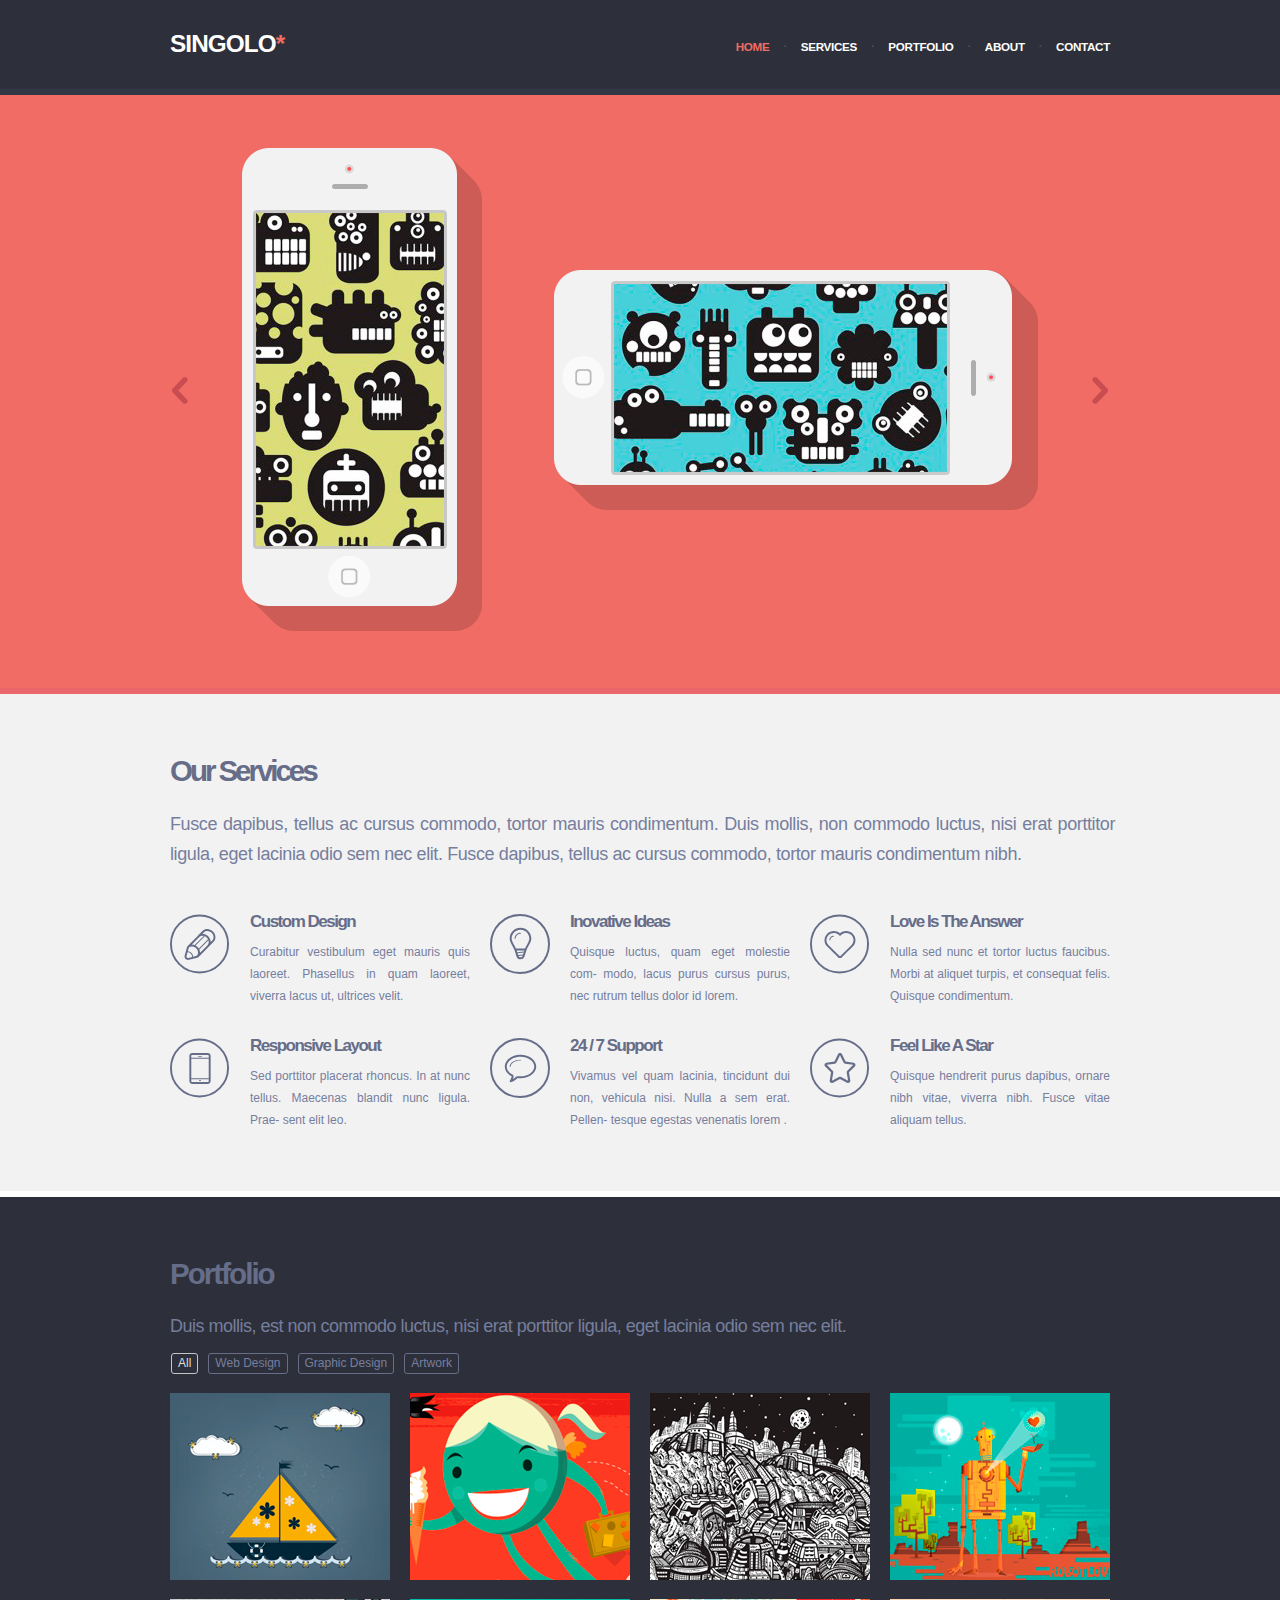
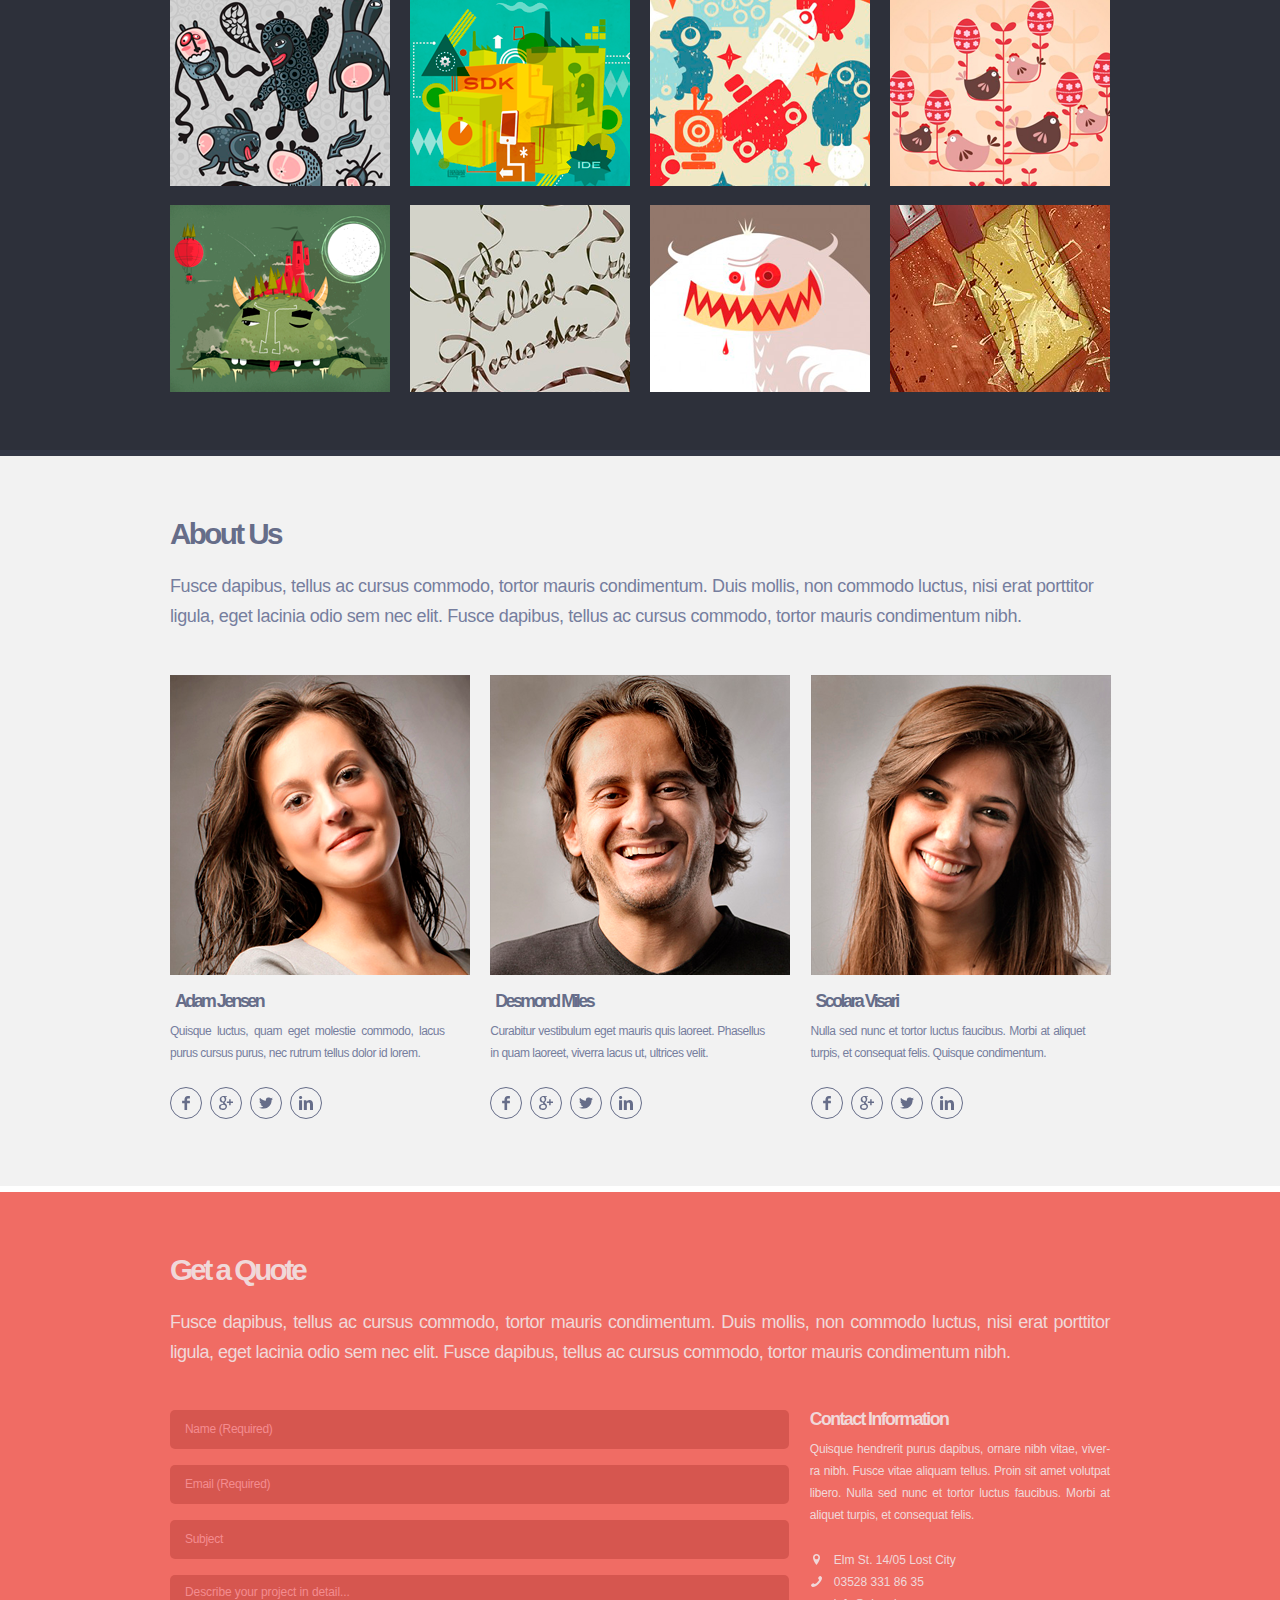
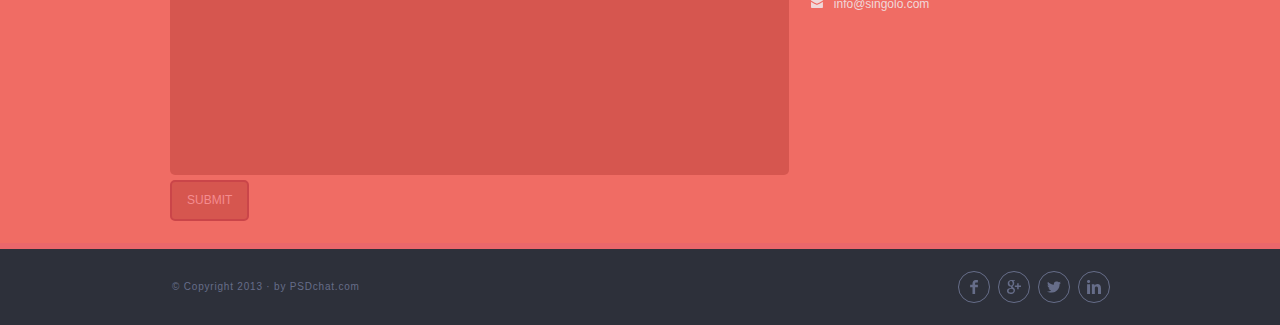
<file: index.html>
<!DOCTYPE html>
<html lang="en">

<head>
  <meta charset="UTF-8">
  <meta name="viewport" content="width=device-width, initial-scale=1.0">
  <meta http-equiv="X-UA-Compatible" content="ie=edge">
  <title>Singolo</title>
  <link rel="stylesheet" href="style.css?4e8ff77c46d8547fb76a">

</head>

<body>


  <div class="modal-window">
    <div class="container">
      <p class="modal-window__message-sent modal-window__text">The letter was sent</p>
      <p class="modal-window__subject modal-window__text"></p>
      <p class="modal-window__message modal-window__text"></p>
      <button class="modal-window__close">OK</button>
    </div>
  </div>


  <header class="header">
    <div class="container">
      <h1 class="header__logo">SINGOLO<span class="header__logo-span">*</span></h1>
      <nav class="header__nav">
        <ul class="nav">
          <li class="nav__item nav__item--first"><a href="#home" class="nav__link active">HOME</a></li>
          <li class="nav__item"><a href="#services" class="nav__link">SERVICES</a></li>
          <li class="nav__item"><a href="#portfolio" class="nav__link">PORTFOLIO</a></li>
          <li class="nav__item"><a href="#about" class="nav__link">ABOUT</a></li>
          <li class="nav__item nav__item--last"><a href="#contact" class="nav__link">CONTACT</a></li>
        </ul>
      </nav>
    </div>
  </header>

  <div class="slider slide--1 section" id="home">
    <div class="container">
      <button class="slider__arrow slider__arrow--left">
        <img src="assets/img/arrow-left.png" alt="arrow-left" class="arrow arrow--left">
      </button>
      <button class="slider__arrow slider__arrow--right">
        <img src="assets/img/arrow-right.png" alt="arrow-right" class="arrow arrow--right">
      </button>
      <div class="slider__slider">
        <div class="slider__inner-wrapper">
          <div class="slide slide--1">
            <div class="slider__content-wrapper slider__content-wrapper--vertical" id="phone-1">
              <img src="assets/img/iPhone_Vertical.png" alt="iPhone Vertical"
                class="slider__content slider__content--vertical">
            </div>
            <div class="slider__content-wrapper slider__content-wrapper--horizontal" id="phone-2">
              <img src="assets/img/iPhone_Horizontal.png" alt="iPhone Horizontal"
                class="slider__content slider__content--horizontal">
            </div>
          </div>
          <div class="slide slide--2">
            <div class="slider__content-wrapper slider__content-wrapper--three-phones" id="phone-3">
              <img src="assets/img/iPhone_Three-Phones.png.png" alt="iPhone Horizontal"
                class="slider__content slider__content--three-phones">
            </div>
          </div>

        </div>
      </div>

    </div>
  </div>

  <section class="services section" id="services">
    <div class="container">
      <h2 class="services__heading">Our Services</h2>
      <p class="services__text">Fusce dapibus, tellus ac cursus commodo, tortor mauris condimentum. Duis mollis, non
        commodo luctus, nisi erat porttitor ligula, eget lacinia odio sem nec elit. Fusce dapibus, tellus ac cursus
        commodo, tortor mauris condimentum nibh. </p>
      <div class="services__cards">

        <div class="services__card">
          <div class="card__image"><img src="assets/img/pen.svg" alt="pen" class="card__img"></div>
          <div class="card__heading-text">
            <h2 class="card__heading">Custom Design</h2>
            <p class="card__text">Curabitur vestibulum eget mauris quis laoreet. Phasellus in quam laoreet, viverra
              lacus ut, ultrices velit. </p>
          </div>
        </div>
        <div class="services__card">
          <div class="card__image"><img src="assets/img/lightbulb.svg" alt="lightbulb" class="card__img"></div>
          <div class="card__heading-text">
            <h2 class="card__heading">Inovative Ideas</h2>
            <p class="card__text">Quisque luctus, quam eget molestie com- modo, lacus purus cursus purus, nec rutrum
              tellus dolor id lorem.</p>
          </div>
        </div>
        <div class="services__card">
          <div class="card__image"><img src="assets/img/heart.svg" alt="heart" class="card__img"></div>
          <div class="card__heading-text">
            <h2 class="card__heading">Love Is The Answer</h2>
            <p class="card__text">Nulla sed nunc et tortor luctus faucibus. Morbi at aliquet turpis, et consequat felis.
              Quisque condimentum.</p>
          </div>
        </div>
        <div class="services__card">
          <div class="card__image"><img src="assets/img/phone.svg" alt="phone" class="card__img"></div>
          <div class="card__heading-text">
            <h2 class="card__heading">Responsive Layout</h2>
            <p class="card__text">Sed porttitor placerat rhoncus. In at nunc tellus. Maecenas blandit nunc ligula. Prae-
              sent elit leo.</p>
          </div>
        </div>
        <div class="services__card">
          <div class="card__image"><img src="assets/img/bubble.svg" alt="bubble" class="card__img"></div>
          <div class="card__heading-text">
            <h2 class="card__heading">24 / 7 Support</h2>
            <p class="card__text">Vivamus vel quam lacinia, tincidunt dui non, vehicula nisi. Nulla a sem erat. Pellen-
              tesque egestas venenatis lorem .</p>
          </div>
        </div>
        <div class="services__card">
          <div class="card__image"><img src="assets/img/star.svg" alt="star" class="card__img"></div>
          <div class="card__heading-text">
            <h2 class="card__heading">Feel Like A Star</h2>
            <p class="card__text">Quisque hendrerit purus dapibus, ornare nibh vitae, viverra nibh. Fusce vitae aliquam
              tellus.</p>
          </div>
        </div>
      </div>
    </div>
  </section>


  <section class="portfolio section" id="portfolio">
    <div class="container">
      <h2 class="portfolio__heading">Portfolio</h2>
      <p class="portfolio__text">Duis mollis, est non commodo luctus, nisi erat porttitor ligula, eget lacinia odio sem
        nec elit.</p>
      <nav class="portfolio__navigation">
        <ul class="navigation__nav">
          <li class="nav__item active" id="all"><a class="nav__link">All</a></li>
          <li class="nav__item" id="web-design"><a class="nav__link">Web Design</a></li>
          <li class="nav__item" id="graphi-design"><a class="nav__link">Graphic Design</a></li>
          <li class="nav__item" id="artwork"><a class="nav__link">Artwork</a></li>
        </ul>
      </nav>
      <div class="portfolio__cards">
        <div class="portfolio__portfolio-card"><img src="assets/img/portfolio_1.png" alt="portfolio_1"
            class="portfolio-card__img"></div>
        <div class="portfolio__portfolio-card"><img src="assets/img/portfolio_2.png" alt="portfolio_2"
            class="portfolio-card__img"></div>
        <div class="portfolio__portfolio-card"><img src="assets/img/portfolio_3.png" alt="portfolio_3"
            class="portfolio-card__img"></div>
        <div class="portfolio__portfolio-card"><img src="assets/img/portfolio_4.png" alt="portfolio_4"
            class="portfolio-card__img"></div>
        <div class="portfolio__portfolio-card"><img src="assets/img/portfolio_5.png" alt="portfolio_5"
            class="portfolio-card__img"></div>
        <div class="portfolio__portfolio-card"><img src="assets/img/portfolio_6.png" alt="portfolio_6"
            class="portfolio-card__img"></div>
        <div class="portfolio__portfolio-card"><img src="assets/img/portfolio_7.png" alt="portfolio_7"
            class="portfolio-card__img"></div>
        <div class="portfolio__portfolio-card"><img src="assets/img/portfolio_8.png" alt="portfolio_8"
            class="portfolio-card__img"></div>
        <div class="portfolio__portfolio-card"><img src="assets/img/portfolio_9.png" alt="portfolio_9"
            class="portfolio-card__img"></div>
        <div class="portfolio__portfolio-card"><img src="assets/img/portfolio_10.png" alt="portfolio_10"
            class="portfolio-card__img"></div>
        <div class="portfolio__portfolio-card"><img src="assets/img/portfolio_11.png" alt="portfolio_11"
            class="portfolio-card__img"></div>
        <div class="portfolio__portfolio-card"><img src="assets/img/portfolio_12.png" alt="portfolio_12"
            class="portfolio-card__img"></div>





      </div>
    </div>
  </section>

  <section class="about section" id="about">
    <div class="container">
      <h2 class="about__heading">About Us</h2>
      <p class="about__text">Fusce dapibus, tellus ac cursus commodo, tortor mauris condimentum. Duis mollis, non
        commodo luctus, nisi erat porttitor ligula, eget lacinia odio sem nec elit. Fusce dapibus, tellus ac cursus
        commodo, tortor mauris condimentum nibh.</p>

      <div class="about__cards">

        <div class="about__about-card">
          <div class="about-card__content">
            <img src="assets/img/Adam_Jensen.png" alt="Adam_Jensen" class="about-card__img">
            <h2 class="about-card__heading">Adam Jensen</h2>
            <p class="about-card__text">Quisque luctus, quam eget molestie commodo, lacus purus cursus purus, nec rutrum
              tellus dolor id lorem.</p>
          </div>
          <div class="about-card__socialmedia">
            <a href="#" class="socialmedia__link">
              <img src="assets/img/facebook.svg" alt="facebook" class="socialmedia-link__img">
            </a>
            <a href="#" class="socialmedia__link">
              <img src="assets/img/google_plus.svg" alt="google_plus" class="socialmedia-link__img">
            </a>
            <a href="#" class="socialmedia__link">
              <img src="assets/img/twitter.svg" alt="twitter" class="socialmedia-link__img">
            </a>
            <a href="#" class="socialmedia__link">
              <img src="assets/img/linkedin.svg" alt="linkedin" class="socialmedia-link__img">
            </a>
          </div>
        </div>

        <div class="about__about-card">
          <div class="about-card__content">
            <img src="assets/img/Desmond_Miles.png" alt="Desmond_Miles" class="about-card__img">
            <h2 class="about-card__heading">Desmond Miles</h2>
            <p class="about-card__text">Curabitur vestibulum eget mauris quis laoreet. Phasellus in quam laoreet,
              viverra lacus ut, ultrices velit.</p>
          </div>
          <div class="about-card__socialmedia">
            <a href="#" class="socialmedia__link">
              <img src="assets/img/facebook.svg" alt="facebook" class="socialmedia-link__img">
            </a>
            <a href="#" class="socialmedia__link">
              <img src="assets/img/google_plus.svg" alt="google_plus" class="socialmedia-link__img">
            </a>
            <a href="#" class="socialmedia__link">
              <img src="assets/img/twitter.svg" alt="twitter" class="socialmedia-link__img">
            </a>
            <a href="#" class="socialmedia__link">
              <img src="assets/img/linkedin.svg" alt="linkedin" class="socialmedia-link__img">
            </a>
          </div>
        </div>

        <div class="about__about-card">
          <div class="about-card__content">
            <img src="assets/img/Scolara_Visari.png" alt="Scolara_Visari" class="about-card__img">
            <h2 class="about-card__heading">Scolara Visari</h2>
            <p class="about-card__text">Nulla sed nunc et tortor luctus faucibus. Morbi at aliquet turpis, et consequat
              felis. Quisque condimentum.</p>
          </div>
          <div class="about-card__socialmedia">
            <a href="#" class="socialmedia__link">
              <img src="assets/img/facebook.svg" alt="facebook" class="socialmedia-link__img">
            </a>
            <a href="#" class="socialmedia__link">
              <img src="assets/img/google_plus.svg" alt="google_plus" class="socialmedia-link__img">
            </a>
            <a href="#" class="socialmedia__link">
              <img src="assets/img/twitter.svg" alt="twitter" class="socialmedia-link__img">
            </a>
            <a href="#" class="socialmedia__link">
              <img src="assets/img/linkedin.svg" alt="linkedin" class="socialmedia-link__img">
            </a>
          </div>
        </div>


      </div>
    </div>
  </section>

  <section class="get-a-quote section" id="contact">
    <div class="container">
      <h2 class="get-a-quote__heading">Get a Quote</h2>
      <p class="get-a-quote__text">Fusce dapibus, tellus ac cursus commodo, tortor mauris condimentum. Duis mollis, non
        commodo luctus, nisi erat porttitor ligula, eget lacinia odio sem nec elit. Fusce dapibus, tellus ac cursus
        commodo, tortor mauris condimentum nibh.</p>
      <form class="get-a-quote__form">
        <input type="text" name="form__name" id="form__name" class="form__name form__input" required
          placeholder="Name (Required)">
        <input type="email" name="form__email" id="form__email" class="form__email form__input" required
          placeholder="Email (Required)">
        <input type="text" name="form__subject" id="form__subject" class="form__subject form__input"
          placeholder="Subject">
        <textarea name="form__message" id="form__message" cols="30" rows="10" class="form__message form__input"
          placeholder="Describe your project in detail..."></textarea>
        <button type="submit" class="form__button">SUBMIT</button>
      </form>
      <div class="get-a-quote__contacts">
        <h2 class="contacts__heading">Contact Information</h2>
        <p class="contacts__text">Quisque hendrerit purus dapibus, ornare nibh vitae, viver- ra nibh. Fusce vitae
          aliquam
          tellus. Proin sit amet volutpat libero. Nulla sed nunc et tortor luctus faucibus. Morbi at aliquet turpis, et
          consequat felis. </p>
        <span class="contacts__position">
          <div class="contacts__position-img-wrapper">
            <img src="assets/img/location.svg" alt="location" class="contacts__position-img">
          </div>
          Elm St. 14/05 Lost City
        </span>
        <span class="contacts__position">
          <div class="contacts__position-img-wrapper">
            <img src="assets/img/phone2.svg" alt="phone" class="contacts__position-img">
          </div>
          <a href="tel:03528 331 86 35" class="contacts__position-link">03528 331 86 35</a>
        </span>
        <span class="contacts__position">
          <div class="contacts__position-img-wrapper">
            <img src="assets/img/mail.svg" alt="mail" class="contacts__position-img contacts__position-img--mail">
          </div>
          <a href="mailto:info@singolo.com" class="contacts__position-link">info@singolo.com</a>
        </span>

      </div>
    </div>
  </section>

  <footer class="footer">
    <div class="container">
      <p class="footer__copyright">© Copyright 2013 · by PSDchat.com</p>
      <div class="footer__footer-socialmedia">
        <a href="#" class="footer-socialmedia__link">
          <img src="assets/img/facebook.svg" alt="facebook" class="footer-socialmedia-link__img">
        </a>
        <a href="#" class="footer-socialmedia__link">
          <img src="assets/img/google_plus.svg" alt="google_plus" class="footer-socialmedia-link__img">
        </a>
        <a href="#" class="footer-socialmedia__link">
          <img src="assets/img/twitter.svg" alt="twitter" class="footer-socialmedia-link__img">
        </a>
        <a href="#" class="footer-socialmedia__link">
          <img src="assets/img/linkedin.svg" alt="linkedin" class="footer-socialmedia-link__img">
        </a>
      </div>
    </div>
  </footer>





  <script src="script.js"></script>

</body>

</html>
</file>
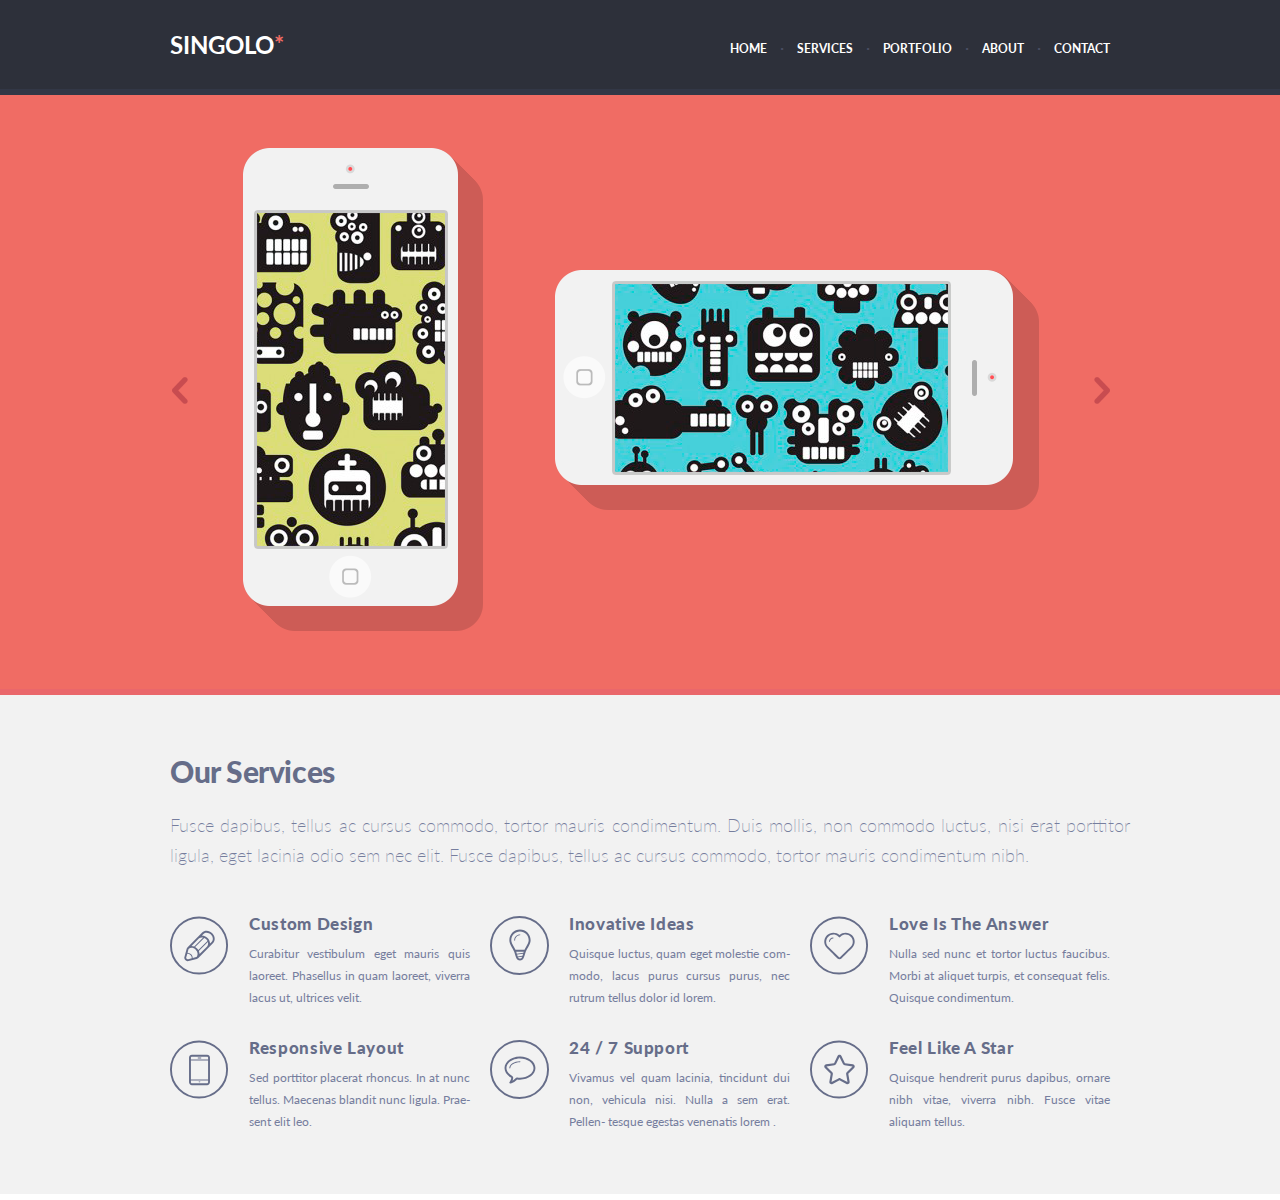
<file: singolo1.html>
<!DOCTYPE html>
<html lang="en">

<head>
  <meta charset="UTF-8">
  <meta name="viewport" content="width=device-width, initial-scale=1.0">
  <meta http-equiv="X-UA-Compatible" content="ie=edge">
  <title>Singolo</title>
  <link rel="stylesheet" href="singolo1.css?b48c5bbaa760e6cd2f21">
  <link href="https://fonts.googleapis.com/css?family=Lato&display=swap" rel="stylesheet">
</head>

<body>

  <header class="header">
    <div class="container">
      <h1 class="header__logo">SINGOLO<span class="header__logo-span">*</span></h1>
      <nav class="header__nav">
        <ul class="nav">
          <li class="nav__item nav__item--first"><a href="#" class="nav__link">HOME</a></li>
          <li class="nav__item"><a href="#" class="nav__link">SERVICES</a></li>
          <li class="nav__item"><a href="#" class="nav__link">PORTFOLIO</a></li>
          <li class="nav__item"><a href="#" class="nav__link">ABOUT</a></li>
          <li class="nav__item nav__item--last"><a href="#" class="nav__link">CONTACT</a></li>
        </ul>
      </nav>
    </div>
  </header>

  <div class="slider">
    <div class="container">
      <button class="slider__arrow">
        <img src="assets/img/arrow-left.png" alt="arrow-left" class="arrow arrow--left">
      </button>
      <img src="assets/img/iPhone_Vertical.png" alt="iPhone Vertical" class="slider__content slider__content--vertical">
      <img src="assets/img/iPhone_Horizontal.png" alt="iPhone Horizontal" class="slider__content slider__content--horizontal">
      <button class="slider__arrow">
        <img src="assets/img/arrow-right.png" alt="arrow-right" class="arrow arrow--right">
      </button>
    </div>
  </div>

  <section class="services">
    <div class="container">
      <h2 class="services__heading">Our Services</h2>
      <p class="services__text">Fusce dapibus, tellus ac cursus commodo, tortor mauris condimentum. Duis mollis, non commodo luctus, nisi erat porttitor ligula, eget lacinia odio sem nec elit. Fusce dapibus, tellus ac cursus commodo, tortor mauris condimentum nibh.</p>
      <div class="services__cards">

        <div class="services__card">
          <div class="card__image"><img src="assets/img/pen.svg" alt="pen" class="card__img"></div>
          <div class="card__heading-text">
            <h2 class="card__heading">Custom Design</h2>
            <p class="card__text">Curabitur vestibulum eget mauris quis laoreet. Phasellus in quam laoreet, viverra
               lacus ut, ultrices velit.</p>
          </div>
        </div>
        <div class="services__card">
          <div class="card__image"><img src="assets/img/lightbulb.svg" alt="lightbulb" class="card__img"></div>
          <div class="card__heading-text">
            <h2 class="card__heading">Inovative Ideas</h2>
            <p class="card__text">Quisque luctus, quam eget molestie com- modo, lacus purus cursus purus, nec rutrum tellus dolor id lorem.</p>
          </div>
        </div>
        <div class="services__card">
          <div class="card__image"><img src="assets/img/heart.svg" alt="heart" class="card__img"></div>
          <div class="card__heading-text">
            <h2 class="card__heading">Love Is The Answer</h2>
            <p class="card__text">Nulla sed nunc et tortor luctus faucibus. Morbi at aliquet turpis, et consequat felis. Quisque condimentum.</p>
          </div>
        </div>
        <div class="services__card">
          <div class="card__image"><img src="assets/img/phone.svg" alt="phone" class="card__img"></div>
          <div class="card__heading-text">
            <h2 class="card__heading">Responsive Layout</h2>
            <p class="card__text">Sed porttitor placerat rhoncus. In at nunc tellus. Maecenas blandit nunc ligula. Prae- sent elit leo.</p>
          </div>
        </div>
        <div class="services__card">
          <div class="card__image"><img src="assets/img/bubble.svg" alt="bubble" class="card__img"></div>
          <div class="card__heading-text">
            <h2 class="card__heading">24 / 7 Support</h2>
            <p class="card__text">Vivamus vel quam lacinia, tincidunt dui non, vehicula nisi. Nulla a sem erat. Pellen- tesque egestas venenatis lorem .</p>
          </div>
        </div>
        <div class="services__card">
          <div class="card__image"><img src="assets/img/star.svg" alt="star" class="card__img"></div>
          <div class="card__heading-text">
            <h2 class="card__heading">Feel Like A Star</h2>
            <p class="card__text">Quisque hendrerit purus dapibus, ornare nibh vitae, viverra nibh. Fusce vitae aliquam tellus.</p>
          </div>
        </div>
      </div>
    </div>
  </section>

  





</body>

</html>
</file>
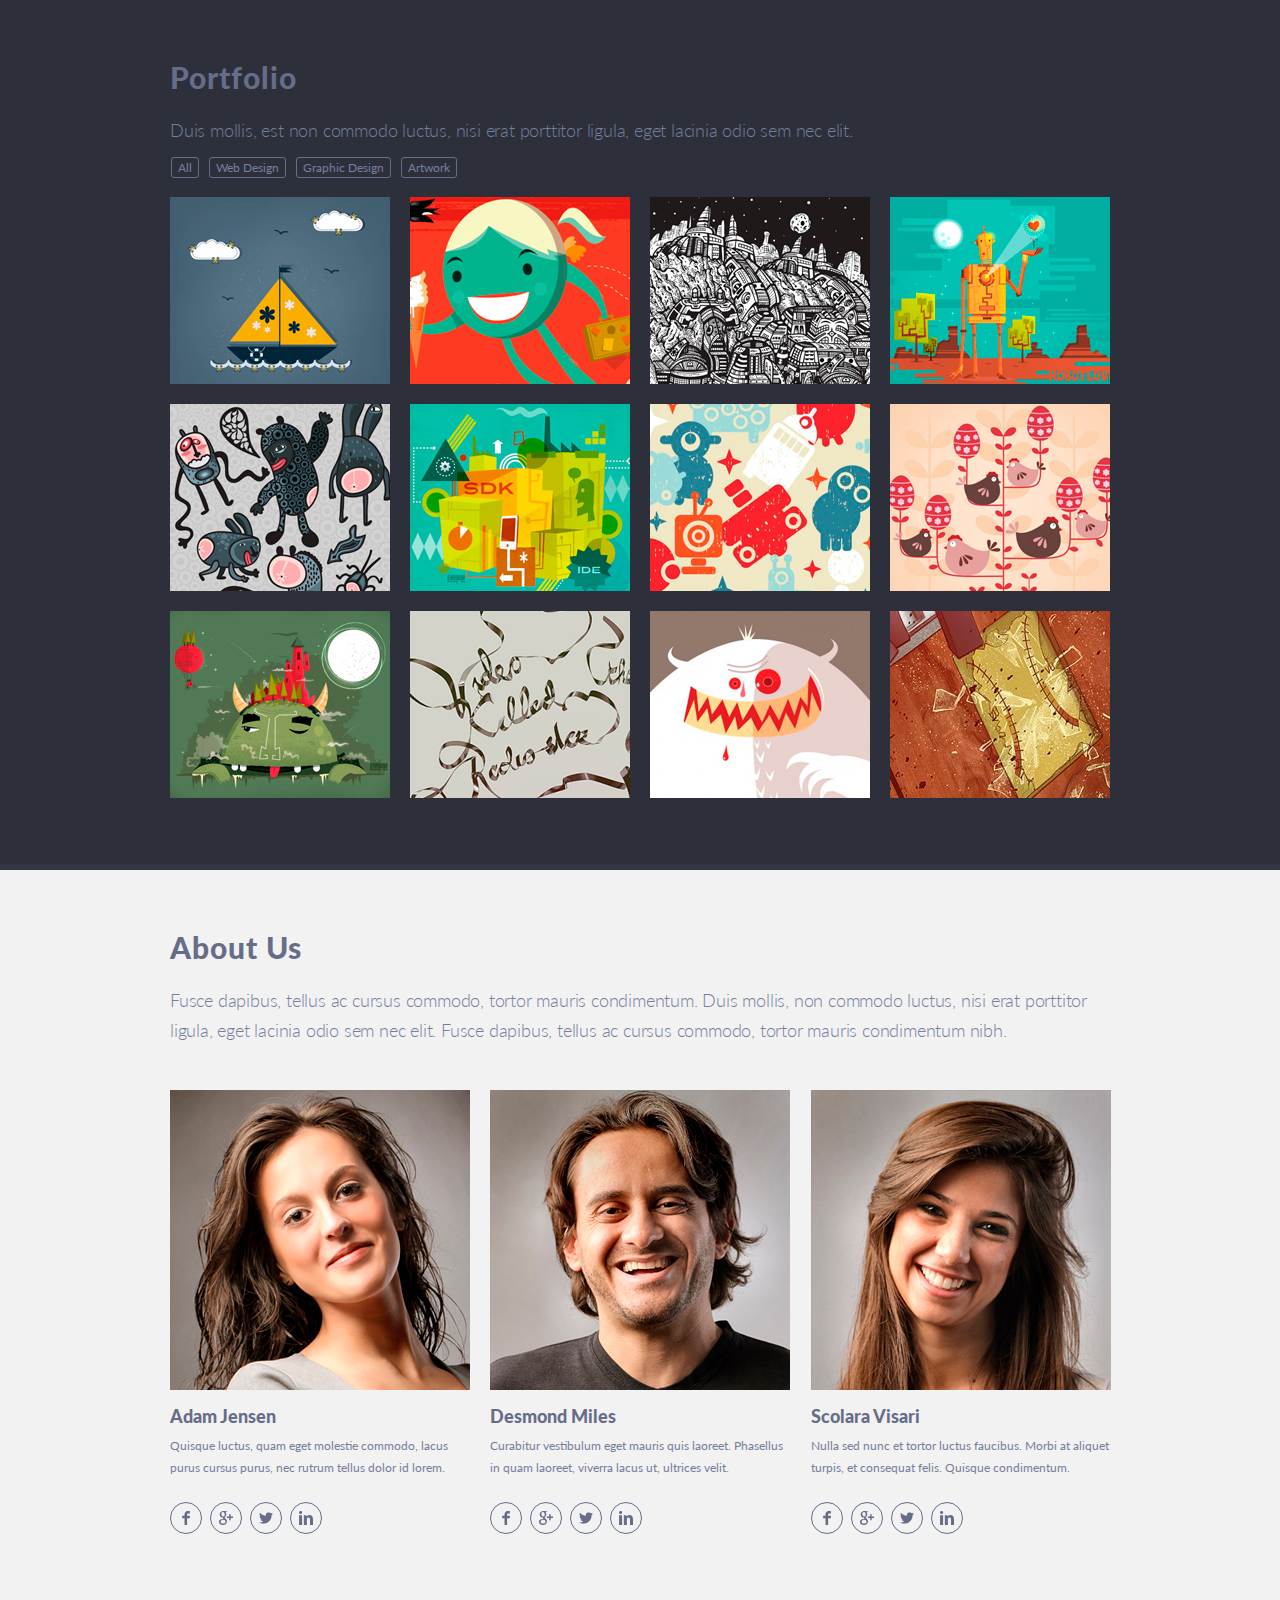
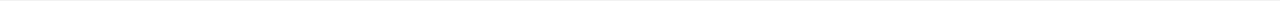
<file: singolo2.html>
<!DOCTYPE html>
<html lang="en">

<head>
  <meta charset="UTF-8">
  <meta name="viewport" content="width=device-width, initial-scale=1.0">
  <meta http-equiv="X-UA-Compatible" content="ie=edge">
  <title>Singolo</title>
  <link rel="stylesheet" href="singolo2.css?8e3e915af1b722b00cfe">
  <link href="https://fonts.googleapis.com/css?family=Lato&display=swap" rel="stylesheet">
</head>

<body>

  <section class="portfolio">
    <div class="container">
      <h2 class="portfolio__heading">Portfolio</h2>
      <p class="portfolio__text">Duis mollis, est non commodo luctus, nisi erat porttitor ligula, eget lacinia odio sem
        nec elit.</p>
      <nav class="portfolio__navigation">
        <ul class="navigation__nav">
          <li class="nav__item"><a href="#" class="nav__link">All</a></li>
          <li class="nav__item"><a href="#" class="nav__link">Web Design</a></li>
          <li class="nav__item"><a href="#" class="nav__link">Graphic Design</a></li>
          <li class="nav__item"><a href="#" class="nav__link">Artwork</a></li>
        </ul>
      </nav>
      <div class="portfolio__cards">
        <div class="portfolio__portfolio-card"><img src="assets/img/portfolio_1.png" alt="portfolio_1"
            class="portfolio-card__img"></div>
        <div class="portfolio__portfolio-card"><img src="assets/img/portfolio_2.png" alt="portfolio_2"
            class="portfolio-card__img"></div>
        <div class="portfolio__portfolio-card"><img src="assets/img/portfolio_3.png" alt="portfolio_3"
            class="portfolio-card__img"></div>
        <div class="portfolio__portfolio-card"><img src="assets/img/portfolio_4.png" alt="portfolio_4"
            class="portfolio-card__img"></div>
        <div class="portfolio__portfolio-card"><img src="assets/img/portfolio_5.png" alt="portfolio_5"
            class="portfolio-card__img"></div>
        <div class="portfolio__portfolio-card"><img src="assets/img/portfolio_6.png" alt="portfolio_6"
            class="portfolio-card__img"></div>
        <div class="portfolio__portfolio-card"><img src="assets/img/portfolio_7.png" alt="portfolio_7"
            class="portfolio-card__img"></div>
        <div class="portfolio__portfolio-card"><img src="assets/img/portfolio_8.png" alt="portfolio_8"
            class="portfolio-card__img"></div>
        <div class="portfolio__portfolio-card"><img src="assets/img/portfolio_9.png" alt="portfolio_9"
            class="portfolio-card__img"></div>
        <div class="portfolio__portfolio-card"><img src="assets/img/portfolio_10.png" alt="portfolio_10"
            class="portfolio-card__img"></div>
        <div class="portfolio__portfolio-card"><img src="assets/img/portfolio_11.png" alt="portfolio_11"
            class="portfolio-card__img"></div>
        <div class="portfolio__portfolio-card"><img src="assets/img/portfolio_12.png" alt="portfolio_12"
            class="portfolio-card__img"></div>
      </div>
    </div>
  </section>

  <section class="about">
    <div class="container">
      <h2 class="about__heading">About Us</h2>
      <p class="about__text">Fusce dapibus, tellus ac cursus commodo, tortor mauris condimentum. Duis mollis, non
        commodo luctus, nisi erat porttitor ligula, eget lacinia odio sem nec elit. Fusce dapibus, tellus ac cursus
        commodo, tortor mauris condimentum nibh.</p>
      
      <div class="about__cards">

        <div class="about__about-card">
          <div class="about-card__content">
            <img src="assets/img/Adam_Jensen.png" alt="Adam_Jensen" class="about-card__img">
            <h2 class="about-card__heading">Adam Jensen</h2>
            <p class="about-card__text">Quisque luctus, quam eget molestie commodo, lacus purus cursus purus, nec rutrum
              tellus dolor id lorem.</p>
          </div>
          <div class="about-card__socialmedia">
            <a href="#" class="socialmedia__link">
              <img src="assets/img/facebook.svg" alt="facebook" class="socialmedia-link__img">
            </a>
            <a href="#" class="socialmedia__link">
              <img src="assets/img/google_plus.svg" alt="google_plus" class="socialmedia-link__img">
            </a>
            <a href="#" class="socialmedia__link">
              <img src="assets/img/twitter.svg" alt="twitter" class="socialmedia-link__img">
            </a>
            <a href="#" class="socialmedia__link">
              <img src="assets/img/linkedin.svg" alt="linkedin" class="socialmedia-link__img">
            </a>
          </div>
        </div>

        <div class="about__about-card">
          <div class="about-card__content">
            <img src="assets/img/Desmond_Miles.png" alt="Desmond_Miles" class="about-card__img">
            <h2 class="about-card__heading">Desmond Miles</h2>
            <p class="about-card__text">Curabitur vestibulum eget mauris quis laoreet. Phasellus in quam laoreet,
              viverra lacus ut, ultrices velit.</p>
          </div>
          <div class="about-card__socialmedia">
            <a href="#" class="socialmedia__link">
              <img src="assets/img/facebook.svg" alt="facebook" class="socialmedia-link__img">
            </a>
            <a href="#" class="socialmedia__link">
              <img src="assets/img/google_plus.svg" alt="google_plus" class="socialmedia-link__img">
            </a>
            <a href="#" class="socialmedia__link">
              <img src="assets/img/twitter.svg" alt="twitter" class="socialmedia-link__img">
            </a>
            <a href="#" class="socialmedia__link">
              <img src="assets/img/linkedin.svg" alt="linkedin" class="socialmedia-link__img">
            </a>
          </div>
        </div>

        <div class="about__about-card">
          <div class="about-card__content">
            <img src="assets/img/Scolara_Visari.png" alt="Scolara_Visari" class="about-card__img">
            <h2 class="about-card__heading">Scolara Visari</h2>
            <p class="about-card__text">Nulla sed nunc et tortor luctus faucibus. Morbi at aliquet turpis, et consequat
              felis. Quisque condimentum.</p>
          </div>
          <div class="about-card__socialmedia">
            <a href="#" class="socialmedia__link">
              <img src="assets/img/facebook.svg" alt="facebook" class="socialmedia-link__img">
            </a>
            <a href="#" class="socialmedia__link">
              <img src="assets/img/google_plus.svg" alt="google_plus" class="socialmedia-link__img">
            </a>
            <a href="#" class="socialmedia__link">
              <img src="assets/img/twitter.svg" alt="twitter" class="socialmedia-link__img">
            </a>
            <a href="#" class="socialmedia__link">
              <img src="assets/img/linkedin.svg" alt="linkedin" class="socialmedia-link__img">
            </a>
          </div>
        </div>


      </div>
    </div>
  </section>




</body>

</html>
</file>
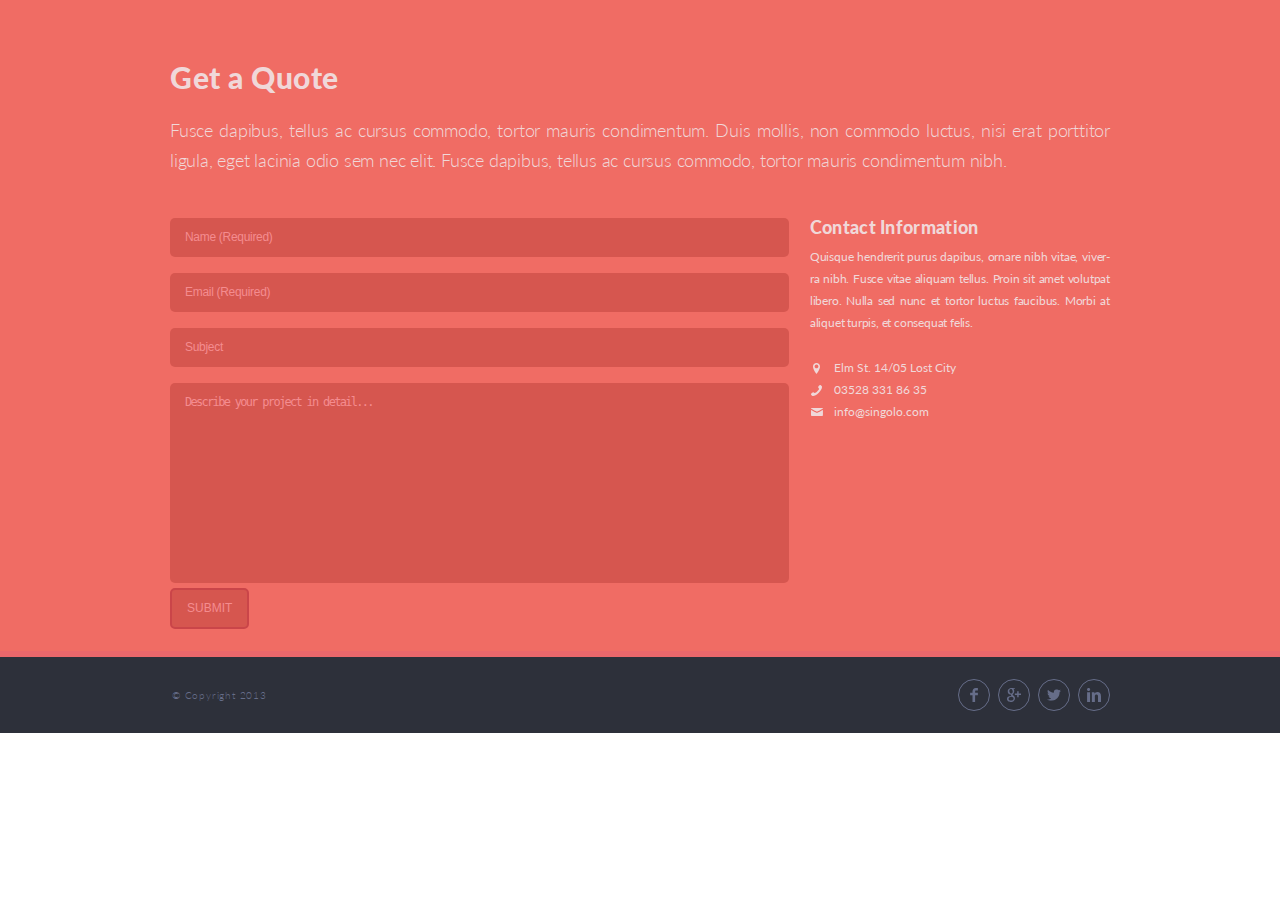
<file: singolo3.html>
<!DOCTYPE html>
<html lang="en">

<head>
  <meta charset="UTF-8">
  <meta name="viewport" content="width=device-width, initial-scale=1.0">
  <meta http-equiv="X-UA-Compatible" content="ie=edge">
  <title>Singolo</title>
  <link rel="stylesheet" href="singolo3.css?f0efc02af59e17857d92">
  <link href="https://fonts.googleapis.com/css?family=Lato&display=swap" rel="stylesheet">
</head>

<body>

  <section class="get-a-quote">
    <div class="container">
      <h2 class="get-a-quote__heading">Get a Quote</h2>
      <p class="get-a-quote__text">Fusce dapibus, tellus ac cursus commodo, tortor mauris condimentum. Duis mollis, non
        commodo luctus, nisi erat porttitor ligula, eget lacinia odio sem nec elit. Fusce dapibus, tellus ac cursus
        commodo, tortor mauris condimentum nibh.</p>
      <form class="get-a-quote__form">
        <input type="text" name="form__name" id="form__name" class="form__name form__input" required
          placeholder="Name (Required)">
        <input type="email" name="form__email" id="form__email" class="form__email form__input" required
          placeholder="Email (Required)">
        <input type="text" name="form__subject" id="form__subject" class="form__subject form__input"
          placeholder="Subject">
        <textarea name="form__message" id="form__message" cols="30" rows="10" class="form__message form__input"
          placeholder="Describe your project in detail..."></textarea>
        <button type="submit" class="form__button">SUBMIT</button>
      </form>
      <div class="get-a-quote__contacts">
        <h2 class="contacts__heading">Contact Information</h2>
        <p class="contacts__text">Quisque hendrerit purus dapibus, ornare nibh vitae, viver- ra nibh. Fusce vitae aliquam
          tellus. Proin sit amet volutpat libero. Nulla sed nunc et tortor luctus faucibus. Morbi at aliquet turpis, et
          consequat felis. </p>
        <span class="contacts__position">
          <div class="contacts__position-img-wrapper">
            <img src="assets/img/location.svg" alt="location" class="contacts__position-img">
          </div>
          Elm St. 14/05 Lost City
        </span>
        <span class="contacts__position">
          <div class="contacts__position-img-wrapper">
            <img src="assets/img/phone2.svg" alt="phone" class="contacts__position-img">
          </div>
          <a href="tel:03528 331 86 35" class="contacts__position-link">03528 331 86 35</a>
        </span>
        <span class="contacts__position">
          <div class="contacts__position-img-wrapper">
            <img src="assets/img/mail.svg" alt="mail" class="contacts__position-img contacts__position-img--mail">
          </div>
          <a href="mailto:info@singolo.com" class="contacts__position-link">info@singolo.com</a>
        </span>

      </div>
    </div>
  </section>

  <footer class="footer">
    <div class="container">
      <p class="footer__copyright">© Copyright 2013</p>
      <div class="footer__footer-socialmedia">
        <a href="#" class="footer-socialmedia__link">
          <img src="assets/img/facebook.svg" alt="facebook" class="footer-socialmedia-link__img">
        </a>
        <a href="#" class="footer-socialmedia__link">
          <img src="assets/img/google_plus.svg" alt="google_plus" class="footer-socialmedia-link__img">
        </a>
        <a href="#" class="footer-socialmedia__link">
          <img src="assets/img/twitter.svg" alt="twitter" class="footer-socialmedia-link__img">
        </a>
        <a href="#" class="footer-socialmedia__link">
          <img src="assets/img/linkedin.svg" alt="linkedin" class="footer-socialmedia-link__img">
        </a>
      </div>
    </div>
  </footer>




</body>

</html>
</file>
<file: style.css>
html{
    scroll-behavior: smooth;
}

* {
    padding: 0px;
    margin: 0px;
    box-sizing: border-box;
    font-family: "Lato", sans-serif;
}

.container {
    max-width: 1020px;
    width: 100%
}

.header {
    z-index: 10;
    position: fixed;
    width: 100%;
    display: flex;
    flex-direction: column;
    align-items: center;
    background: #2d303a;
    font-family: "Lato", sans-serif;
    border-bottom: 6px solid #323746
}

.header .container {
    display: flex;
    flex-direction: row;
    justify-content: space-between;
    align-items: center;
    padding: 35px 40px 36px 40px
}

.header__logo {
    font-style: normal;
    font-weight: bold;
    font-size: 24.2902px;
    line-height: 6px;
    color: #ffffff;
    letter-spacing: -0.9px;
}

.header__logo-span {
    color: #f06c64
}

.header__nav {
    display: flex;
    flex-direction: row;
    align-items: flex-end
}

.header .nav {
    display: flex;
    flex-direction: row;
    align-items: flex-end;
    list-style-type: none;
    transform: translateY(2px)
}

.header .nav__item {
    margin-right: 13px
}

.header .nav__item:before {
    content: "\B7";
    color: #494E62;
    margin-right: 13px
}

.header .nav__item--first:before {
    content: "";
    letter-spacing: -1
}

.header .nav__item--last {
    margin-right: 0
}

.header .nav__link {
    font-style: normal;
    font-weight: bold;
    font-size: 11.6593px;
    line-height: 1;
    letter-spacing: -0.3px;
    color: #ffffff;
    text-decoration: none
}

.header .nav__link:hover {
    color: #f06c64
}

.header .nav__link.active {
    color: #f06c64
}


.slider {
    display: flex;
    flex-direction: column;
    align-items: center;
    font-family: "Lato", sans-serif;
    transition: none;
    padding-top: 95.4px;
}

.slider.slide--1 {
    background: #f06c64;
    border-bottom: 6px solid #EA676B;
}

.slider.slide--2 {
    background: #648BF0;
    border-bottom: 6px solid #648BF0;
}


.slider .container {
    display: flex;
    flex-direction: row;
    justify-content: space-between;
    align-items: center;
    position: relative;
    padding: 53px 0 23px 0;
}

.slider__arrow {
    position: absolute;
    background: transparent;
    border: none;
    transform: translateY(-15px);
    z-index: 3;
}

.slider__arrow--left{
    left: 42px;
}

.slider__arrow--right{
    right: 42px;
}


.slider__content--horizontal {
    transition: all .5s;
}

.slider__content-wrapper--horizontal{
    position: relative;
    transition: all .5s;
    /* margin-right: 72px; */
}

.slider__content-wrapper--horizontal::before {
    position: absolute;
    z-index: 2;
    content: "";
    background: #000000;
    width: 334px;
    height: 189px;
    left: 60px;
    top: 13px;
    display: none;
}


.slider__content-wrapper--horizontal.active::before{
    display: flex;
}


.slider__content--vertical {
    transition: all .5s;
}

.slider__content-wrapper--vertical{
    position: relative;
    transition: all .5s;
    margin-right: 72px;
}

.slider__content-wrapper--vertical::before {
    position: absolute;
    z-index: 2;
    content: "";
    background: #000000;
    width: 189px;
    height: 334px;
    left: 14px;
    top: 65px;
    display: none;
}

.slider__content-wrapper--vertical.active::before{
    display: flex;
}

.slider__slider{
    display: flex;
    flex-direction: row;
    justify-content: flex-start;
    align-items: flex-start;
    width: 100%;
    overflow: hidden;
}

.slider__inner-wrapper{
    display: flex;
    flex-direction: row;
    justify-content: flex-start;
    align-items: flex-start;
    flex-wrap: nowrap;
    /* width: 200%; */
    /* transition: all 2s; */

}



.slide{
    display: flex;
    flex-direction: row;
    justify-content: center;
    align-items: center;
    min-width: 1020px;
    width: 150%;
    /* flex: 1 0 50%; */
    padding: 0;
}




.arrow {
    background: transparent;
    border: none;
    cursor: pointer;
    -webkit-filter: grayscale(0.25);
    filter: grayscale(0.25)
}

.arrow:hover {
    -webkit-filter: grayscale(0);
    filter: grayscale(0)
}

.services {
    display: flex;
    flex-direction: column;
    align-items: center;
    background: #f2f2f2;
    color: #666d89;
    font-family: "Lato", sans-serif;
    border-bottom: 6px solid #ffffff
}

.services .container {
    display: flex;
    flex-direction: column;
    align-items: flex-start;
    font-family: Lato;
    padding: 68px 20px 29px 40px
}

.services__heading {
    font-style: normal;
    font-weight: 900;
    font-size: 29.6188px;
    line-height: 18px;
    color: #666d89;
    letter-spacing: -3.1px;
    margin-bottom: 29px;
    text-align: justify
}

.services__text {
    font-style: normal;
    font-weight: 200;
    font-size: 18px;
    line-height: 30px;
    color: #767e9e;
    margin-bottom: 45px;
    letter-spacing: -0.4px;
    padding-right: 15px;
    text-align: justify
}

.services__cards {
    display: flex;
    flex-direction: row;
    justify-content: space-between;
    align-items: flex-start;
    flex-wrap: wrap;
    width: 100%
}

.services__card {
    display: flex;
    flex-direction: row;
    justify-content: flex-start;
    align-items: flex-start;
    margin-bottom: 32px;
    padding-right: 20px;
    width: 33.33333%
}

.card__image {
    margin-right: 20px
}

.card__img {
    width: 60px;
    height: 60px
}

.card__heading-text {
    width: 100%
}

.card__heading {
    font-style: normal;
    font-weight: 900;
    font-size: 17px;
    line-height: 15px;
    color: #666d89;
    letter-spacing: -1.5px;
    margin-bottom: 12px;
    text-align: justify
}

.card__text {
    font-style: normal;
    font-weight: normal;
    font-size: 12px;
    line-height: 22px;
    color: #767e9e;
    height: 64.8px;
    overflow: hidden;
    text-align: justify
}

.portfolio {
    display: flex;
    flex-direction: column;
    align-items: center;
    background: #2d303a;
    font-family: "Lato", sans-serif;
    border-bottom: 6px solid #323746
}

.portfolio .container {
    display: flex;
    flex-direction: column;
    justify-content: flex-start;
    align-items: flex-start;
    padding: 68px 40px 44px 40px
}

.portfolio__heading {
    font-weight: 900;
    font-size: 29.6188px;
    line-height: 18px;
    color: #666d89;
    margin-bottom: 28px;
    letter-spacing: -2px;
}

.portfolio__text {
    font-weight: 300;
    font-size: 18px;
    line-height: 30px;
    color: #767e9e;
    margin-bottom: 12px;
    letter-spacing: -0.5px
}

.portfolio__navigation {
    padding-left: 1px;
    margin-bottom: 19px
}

.portfolio__cards {
    display: flex;
    flex-direction: row;
    justify-content: space-between;
    flex-wrap: wrap;
    margin-left: -5px;
    margin-right: -5px;
    margin-top: -5px;
}


.portfolio__cards.web-design .portfolio__portfolio-card:nth-child(1){
    order: 4;
}
.portfolio__cards.web-design .portfolio__portfolio-card:nth-child(2){
    order: 12;
}
.portfolio__cards.web-design .portfolio__portfolio-card:nth-child(3){
    order: 6;
}
.portfolio__cards.web-design .portfolio__portfolio-card:nth-child(4){
    order: 9;
}
.portfolio__cards.web-design .portfolio__portfolio-card:nth-child(5){
    order: 2;
}
.portfolio__cards.web-design .portfolio__portfolio-card:nth-child(6){
    order: 3;
}
.portfolio__cards.web-design .portfolio__portfolio-card:nth-child(7){
    order: 1;
}
.portfolio__cards.web-design .portfolio__portfolio-card:nth-child(8){
    order: 8;
}
.portfolio__cards.web-design .portfolio__portfolio-card:nth-child(9){
    order: 11;
}
.portfolio__cards.web-design .portfolio__portfolio-card:nth-child(10){
    order: 5;
}
.portfolio__cards.web-design .portfolio__portfolio-card:nth-child(11){
    order: 10;
}
.portfolio__cards.web-design .portfolio__portfolio-card:nth-child(12){
    order: 7;
}


.portfolio__cards.graphi-design .portfolio__portfolio-card:nth-child(1){
    order: 10;
}
.portfolio__cards.graphi-design .portfolio__portfolio-card:nth-child(2){
    order: 5;
}
.portfolio__cards.graphi-design .portfolio__portfolio-card:nth-child(3){
    order: 4;
}
.portfolio__cards.graphi-design .portfolio__portfolio-card:nth-child(4){
    order: 2;
}
.portfolio__cards.graphi-design .portfolio__portfolio-card:nth-child(5){
    order: 8;
}
.portfolio__cards.graphi-design .portfolio__portfolio-card:nth-child(6){
    order: 11;
}
.portfolio__cards.graphi-design .portfolio__portfolio-card:nth-child(7){
    order: 1;
}
.portfolio__cards.graphi-design .portfolio__portfolio-card:nth-child(8){
    order: 12;
}
.portfolio__cards.graphi-design .portfolio__portfolio-card:nth-child(9){
    order: 7;
}
.portfolio__cards.graphi-design .portfolio__portfolio-card:nth-child(10){
    order: 9;
}
.portfolio__cards.graphi-design .portfolio__portfolio-card:nth-child(11){
    order: 3;
}
.portfolio__cards.graphi-design .portfolio__portfolio-card:nth-child(12){
    order: 6;
}

.portfolio__cards.artwork{
    flex-direction: row-reverse;
    flex-wrap: wrap-reverse;
}




.portfolio__portfolio-card {
    cursor: pointer;
    margin-bottom: 5px;
    border: 5px solid transparent;
}

.portfolio__portfolio-card.active {
    border: 5px solid #F06C64;
}

.portfolio__portfolio-card:nth-child(n + 13) {
    display: none;
}


.navigation__nav {
    display: flex;
    flex-direction: row;
    justify-content: flex-start;
    align-items: center;
    list-style-type: none
}

.portfolio .nav__item {
    border: 1px solid #666d89;
    border-radius: 3px;
    margin-right: 10px;
    display: flex;
    justify-content: center;
    align-items: center;
    cursor: pointer;
}

.portfolio .nav__item:hover {
    border: 1px solid #c5c5c5
}

.portfolio .nav__item:hover .nav__link {
    color: #dedede
}

.portfolio .nav__item.active {
    border: 1px solid #c5c5c5
}

.portfolio .nav__item.active .nav__link {
    color: #dedede
}

.portfolio .nav__link {
    font-style: normal;
    font-weight: normal;
    font-size: 12px;
    line-height: 19px;
    color: #767e9e;
    box-sizing: border-box;
    text-decoration: none;
    padding: 0 6px
}

.about {
    display: flex;
    flex-direction: column;
    align-items: center;
    background: #f2f2f2;
    font-family: "Lato", sans-serif;
    border-bottom: 6px solid #ffffff
}

.about .container {
    display: flex;
    flex-direction: column;
    justify-content: flex-start;
    align-items: flex-start;
    padding: 69px 40px 67px 40px
}

.about__heading {
    font-weight: 900;
    font-size: 29.6188px;
    line-height: 18px;
    color: #666d89;
    margin-bottom: 28px;
    letter-spacing: -2.6px
}

.about__text {
    font-weight: 300;
    font-size: 18px;
    line-height: 30px;
    color: #767e9e;
    margin-bottom: 44px;
    letter-spacing: -0.4px;
    padding-right: 15px;
}

.about__cards {
    display: flex;
    flex-direction: row;
    justify-content: space-between;
    flex-wrap: wrap;
    padding-right: 25px
}

.about__about-card {
    display: flex;
    flex-direction: column;
    justify-content: space-between;
    align-items: flex-start;
    width: 30%
}

.about-card__img {
    margin-bottom: 8px
}

.about-card__content{
    width: 100%;
}

.about-card__heading {
    font-style: normal;
    font-weight: 900;
    font-size: 17.7713px;
    line-height: 18px;
    color: #666d89;
    letter-spacing: -2.5px;
    margin-bottom: 5px;
    white-space: nowrap; 
    overflow: hidden; 
    padding: 5px; 
    text-overflow: ellipsis;
    max-width: 100%;
}

.about-card__text {
    width: 100%;
    font-style: normal;
    font-weight: normal;
    font-size: 12px;
    line-height: 22px;
    color: #767e9e;
    letter-spacing: -0.5px;
    text-align: justify;
    margin-bottom: 22.78px
}

.about-card__socialmedia {
    display: flex;
    flex-direction: row;
    justify-content: flex-start;
    align-items: center
}

.socialmedia__link {
    display: flex;
    justify-content: center;
    align-items: center;
    width: 32px;
    height: 32px;
    padding: 0;
    border: 1px solid #666d89;
    border-radius: 50%;
    margin-right: 8px
}

.socialmedia__link * {
    fill: #666d89;
    overflow: visible;
    height: 14px;
    width: 14px
}

.socialmedia-link__img {
    height: 14px;
    width: 14px
}

.get-a-quote {
    display: flex;
    flex-direction: column;
    align-items: center;
    background: #f06c64;
    font-family: "Lato", sans-serif;
    border-bottom: 6px solid #ea676b
}

.get-a-quote .container {
    display: flex;
    flex-direction: row;
    flex-wrap: wrap;
    justify-content: flex-start;
    align-items: flex-start;
    padding: 69px 40px 22px 40px
}

.get-a-quote__heading {
    width: 100%;
    font-weight: 900;
    font-size: 29.6188px;
    line-height: 18px;
    color: #f0d8d9;
    margin-bottom: 28px;
    letter-spacing: -3px
}

.get-a-quote__text {
    width: 100%;
    font-weight: 300;
    font-size: 18px;
    line-height: 30px;
    color: #f0d8d9;
    margin-bottom: 43px;
    letter-spacing: -0.5px;
    /* padding-right: 15px; */
    text-align: justify
}

.get-a-quote__form {
    width: 67%;
    display: flex;
    flex-direction: column;
    justify-content: flex-start;
    align-items: flex-start;
    padding-right: 11px
}

.get-a-quote__contacts {
    width: 33%;
    display: flex;
    flex-direction: column;
    justify-content: flex-start;
    align-items: flex-start;
    padding-left: 10px
}

.form__input {
    width: 100%;
    line-height: 1;
    font-style: normal;
    font-weight: normal;
    font-size: 12px;
    line-height: 22px;
    color: #f48c8f;
    background: #d6564f;
    border: none;
    border-radius: 5px;
    padding: 8px 15px 9px;
    margin-bottom: 16px;
    letter-spacing: -0.3px
}

.form__input::-webkit-input-placeholder {
    color: #f48c8f
}

.form__input::-moz-placeholder {
    color: #f48c8f
}

.form__input:-ms-input-placeholder {
    color: #f48c8f
}

.form__input::-ms-input-placeholder {
    color: #f48c8f
}

.form__input::placeholder {
    color: #f48c8f
}

.form__message {
    height: 200px;
    resize: none;
    margin-bottom: 5px;
    padding-top: 6px;
    letter-spacing: -0.1px
}

.form__button {
    line-height: 20px;
    padding: 8px 15px 9px;
    font-style: normal;
    font-weight: normal;
    font-size: 12px;
    color: #f48c8f;
    background: #d6564f;
    border: 2px solid #ca4549;
    border-radius: 5px;
    transition: all 0.5s;
    cursor: pointer
}

.form__button:hover {
    color: #d6564f;
    background: #f48c8f
}

.contacts__heading {
    font-style: normal;
    font-weight: 900;
    font-size: 17.7713px;
    line-height: 18px;
    color: #f0d8d9;
    margin-bottom: 10px;
    letter-spacing: -1.6px
}

.contacts__text {
    font-style: normal;
    font-weight: normal;
    font-size: 12px;
    line-height: 22px;
    color: #f0d8d9;
    margin-bottom: 23px;
    letter-spacing: -0.2px;
    text-align: justify
}

.contacts__position {
    display: flex;
    flex-direction: row;
    font-style: normal;
    font-weight: normal;
    font-size: 12px;
    line-height: 22px;
    color: #f0d8d9
}

.contacts__position-img-wrapper {
    width: 14px;
    display: flex;
    flex-direction: row;
    justify-content: center;
    align-items: center;
    margin-right: 10px
}

.contacts__position-img {
    height: 11px
}

.contacts__position-img--mail {
    height: auto;
    width: 12px
}

.contacts__position-link {
    color: #f0d8d9;
    text-decoration: none
}

.contacts__position-link:hover {
    text-decoration: underline
}

.modal-window.active{
    display: flex;
}


.modal-window{
    display: none;
    position: fixed;
    flex-direction: column;
    justify-content: center;
    align-items: center;
    width: 100%;
    height: 100vh;
    background: rgba(00, 00, 00, .7);
}

.modal-window .container{
    width: auto;
    max-width: 80%;
    height: auto;
    background: #f2f2f2;
    padding: 30px 15px;
    border-radius: 10px;
}

.modal-window__text{
    margin-bottom: 10px;
}

.modal-window__close{
    line-height: 20px;
    padding: 8px 15px 9px;
    font-style: normal;
    font-weight: normal;
    font-size: 12px;
    color: #f48c8f;
    background: #d6564f;
    border: 2px solid #ca4549;
    border-radius: 5px;
    transition: all 0.5s;
    cursor: pointer;
    filter: grayscale();
}

.modal-window__close:hover {
    color: #d6564f;
    background: #f48c8f
}





.footer {
    display: flex;
    flex-direction: column;
    align-items: center;
    background: #2D303A;
    font-family: "Lato", sans-serif
}

.footer .container {
    display: flex;
    flex-direction: row;
    flex-wrap: wrap;
    justify-content: space-between;
    align-items: center;
    padding: 22px 40px 22px 42px
}

.footer__copyright {
    font-size: 10px;
    color: #666d89;
    font-weight: 300;
    letter-spacing: .8px
}

.footer__footer-socialmedia {
    display: flex;
    flex-direction: row;
    justify-content: flex-start;
    align-items: center
}

.footer-socialmedia__link {
    display: flex;
    justify-content: center;
    align-items: center;
    width: 32px;
    height: 32px;
    padding: 0;
    border: 1px solid #666d89;
    border-radius: 50%;
    margin-left: 8px
}

.footer-socialmedia__link:hover {
    border-color: #ca4549
}

.footer-socialmedia-link__img {
    height: 14px;
    width: 14px
}

@font-face {
    font-family: "Lato";
    src: src("../assets/fonts/Lato-Regular.ttf") format("truetype");
    font-style: normal;
    font-weight: 400
}

@font-face {
    font-family: "Lato";
    src: src("../assets/fonts/Lato-Bold.ttf") format("truetype");
    font-style: normal;
    font-weight: 700
}

@font-face {
    font-family: "Lato";
    src: src("../assets/fonts/Lato-Black.ttf") format("truetype");
    font-style: normal;
    font-weight: 900
}

@font-face {
    font-family: "Lato";
    src: src("../assets/fonts/Lato-Light.ttf") format("truetype");
    font-style: normal;
    font-weight: 300
}
</file>
<file: singolo1.css>
* {
    padding: 0px;
    margin: 0px;
    box-sizing: border-box
}

.container {
    max-width: 1020px;
    width: 100%
}

.header {
    display: flex;
    flex-direction: column;
    align-items: center;
    background: #2d303a;
    font-family: "Lato", sans-serif;
    border-bottom: 6px solid #323746
}

.header .container {
    display: flex;
    flex-direction: row;
    justify-content: space-between;
    align-items: center;
    padding: 35px 40px 35px 40px
}

.header__logo {
    font-style: normal;
    font-weight: bold;
    font-size: 24.2902px;
    line-height: 6px;
    color: #ffffff
}

.header__logo-span {
    color: #f06c64
}

.header__nav {
    display: flex;
    flex-direction: row;
    align-items: flex-end
}

.nav {
    display: flex;
    flex-direction: row;
    align-items: flex-end;
    list-style-type: none;
    transform: translateY(2px)
}

.nav__item {
    margin-right: 13px
}

.nav__item:before {
    content: "\B7";
    color: #494E62;
    margin-right: 13px
}

.nav__item--first:before {
    content: "";
    letter-spacing: -1
}

.nav__item--last {
    margin-right: 0
}

.nav__link {
    font-style: normal;
    font-weight: bold;
    font-size: 11.6593px;
    line-height: 1;
    color: #ffffff;
    text-decoration: none
}

.nav__link:hover {
    color: #f06c64
}

.slider {
    display: flex;
    flex-direction: column;
    align-items: center;
    background: #f06c64;
    font-family: "Lato", sans-serif;
    border-bottom: 6px solid #EA676B
}

.slider .container {
    display: flex;
    flex-direction: row;
    justify-content: space-between;
    align-items: center;
    padding: 53px 40px 58px 42px
}

.slider__arrow {
    background: transparent;
    border: none;
    transform: translateY(2px)
}

.slider__content--horizontal {
    transform: translateX(6px)
}

.slider__content--vertical {
    transform: translateX(-6px)
}

.arrow {
    background: transparent;
    border: none;
    cursor: pointer;
    -webkit-filter: grayscale(0.25);
    filter: grayscale(0.25)
}

.arrow:hover {
    -webkit-filter: grayscale(0);
    filter: grayscale(0)
}

.services {
    display: flex;
    flex-direction: column;
    align-items: center;
    background: #f2f2f2;
    color: #666d89;
    font-family: "Lato", sans-serif;
    border-bottom: 6px solid #ffffff
}

.services .container {
    display: flex;
    flex-direction: column;
    align-items: flex-start;
    padding: 68px 20px 30px 40px
}

.services__heading {
    font-family: Lato;
    font-style: normal;
    font-weight: 900;
    font-size: 29.6188px;
    line-height: 18px;
    color: #666d89;
    letter-spacing: -0.45px;
    margin-bottom: 29px;
    text-align: justify
}

.services__text {
    font-family: Lato;
    font-style: normal;
    font-weight: 200;
    font-size: 18px;
    line-height: 30px;
    color: #767e9e;
    margin-bottom: 46px;
    text-align: justify
}

.services__cards {
    display: flex;
    flex-direction: row;
    justify-content: space-between;
    align-items: flex-start;
    flex-wrap: wrap;
    width: 100%
}

.services__card {
    display: flex;
    flex-direction: row;
    justify-content: flex-start;
    align-items: flex-start;
    margin-bottom: 31px;
    padding-right: 20px;
    width: 33.33333%
}

.card__image {
    margin-right: 20px
}

.card__img {
    width: 59px;
    height: 59px
}

.card__heading-text {
    width: 100%
}

.card__heading {
    font-family: Lato;
    font-style: normal;
    font-weight: 900;
    font-size: 17px;
    line-height: 15px;
    color: #666d89;
    letter-spacing: 0.65px;
    margin-bottom: 12px;
    text-align: justify
}

.card__text {
    font-family: Lato;
    font-style: normal;
    font-weight: normal;
    font-size: 12px;
    line-height: 22px;
    color: #767e9e;
    text-align: justify
}

@font-face {
    font-family: "Lato";
    src: src("../assets/fonts/Lato-Regular.ttf") format("truetype");
    font-style: normal;
    font-weight: 400
}

@font-face {
    font-family: "Lato";
    src: src("../assets/fonts/Lato-Bold.ttf") format("truetype");
    font-style: normal;
    font-weight: 700
}

@font-face {
    font-family: "Lato";
    src: src("../assets/fonts/Lato-Black.ttf") format("truetype");
    font-style: normal;
    font-weight: 900
}

@font-face {
    font-family: "Lato";
    src: src("../assets/fonts/Lato-Light.ttf") format("truetype");
    font-style: normal;
    font-weight: 300
}
</file>
<file: singolo2.css>
*{padding:0px;margin:0px;box-sizing:border-box}.container{max-width:1020px;width:100%}.portfolio{display:flex;flex-direction:column;align-items:center;background:#2d303a;font-family:"Lato",sans-serif;border-bottom:6px solid #323746}.portfolio .container{display:flex;flex-direction:column;justify-content:flex-start;align-items:flex-start;padding:69px 40px 46px 40px}.portfolio__heading{font-weight:900;font-size:29.6188px;line-height:18px;color:#666d89;margin-bottom:28px;letter-spacing:1px}.portfolio__text{font-weight:300;font-size:18px;line-height:30px;color:#767e9e;margin-bottom:12px;letter-spacing:-0.2px}.portfolio__navigation{padding-left:1px;margin-bottom:19px}.portfolio__cards{display:flex;flex-direction:row;justify-content:space-between;flex-wrap:wrap}.portfolio__portfolio-card{margin-bottom:17px}.navigation__nav{display:flex;flex-direction:row;justify-content:flex-start;align-items:center;list-style-type:none}.nav__item{border:1px solid #666d89;border-radius:3px;margin-right:10px;display:flex;justify-content:center;align-items:center}.nav__item:hover{border:1px solid #c5c5c5}.nav__item:hover .nav__link{color:#dedede}.nav__link{font-style:normal;font-weight:normal;font-size:12px;line-height:19px;color:#767e9e;box-sizing:border-box;text-decoration:none;padding:0 6px}.about{display:flex;flex-direction:column;align-items:center;background:#f2f2f2;font-family:"Lato",sans-serif;border-bottom:6px solid #ffffff}.about .container{display:flex;flex-direction:column;justify-content:flex-start;align-items:flex-start;padding:69px 40px 67px 40px}.about__heading{font-weight:900;font-size:29.6188px;line-height:18px;color:#666d89;margin-bottom:28px;letter-spacing:1px}.about__text{font-weight:300;font-size:18px;line-height:30px;color:#767e9e;margin-bottom:45px;letter-spacing:-0.2px}.about__cards{display:flex;flex-direction:row;justify-content:space-between;flex-wrap:wrap;padding-right:25px}.about__about-card{display:flex;flex-direction:column;justify-content:space-between;align-items:flex-start;width:30%}.about-card__img{margin-bottom:14px}.about-card__heading{font-style:normal;font-weight:900;font-size:17.7713px;line-height:18px;color:#666d89;margin-bottom:10px}.about-card__text{font-style:normal;font-weight:normal;font-size:12px;line-height:22px;color:#767e9e;margin-bottom:22.78px}.about-card__socialmedia{display:flex;flex-direction:row;justify-content:flex-start;align-items:center}.socialmedia__link{display:flex;justify-content:center;align-items:center;width:32px;height:32px;padding:0;border:1px solid #666d89;border-radius:50%;margin-right:8px}.socialmedia__link *{fill:#666d89;overflow:visible;height:14px;width:14px}.socialmedia-link__img{height:14px;width:14px}@font-face{font-family:"Lato";src:src("../assets/fonts/Lato-Regular.ttf") format("truetype");font-style:normal;font-weight:400}@font-face{font-family:"Lato";src:src("../assets/fonts/Lato-Bold.ttf") format("truetype");font-style:normal;font-weight:700}@font-face{font-family:"Lato";src:src("../assets/fonts/Lato-Black.ttf") format("truetype");font-style:normal;font-weight:900}@font-face{font-family:"Lato";src:src("../assets/fonts/Lato-Light.ttf") format("truetype");font-style:normal;font-weight:300}
</file>
<file: singolo3.css>
* {
    padding: 0px;
    margin: 0px;
    box-sizing: border-box
}

.container {
    max-width: 1020px;
    width: 100%
}

.get-a-quote {
    display: flex;
    flex-direction: column;
    align-items: center;
    background: #f06c64;
    font-family: "Lato", sans-serif;
    border-bottom: 6px solid #ea676b
}

.get-a-quote .container {
    display: flex;
    flex-direction: row;
    flex-wrap: wrap;
    justify-content: flex-start;
    align-items: flex-start;
    padding: 69px 40px 22px 40px
}

.get-a-quote__heading {
    width: 100%;
    font-weight: 900;
    font-size: 29.6188px;
    line-height: 18px;
    color: #f0d8d9;
    margin-bottom: 28px;
    letter-spacing: 0.5px
}

.get-a-quote__text {
    width: 100%;
    font-weight: 300;
    font-size: 18px;
    line-height: 30px;
    color: #f0d8d9;
    margin-bottom: 43px;
    letter-spacing: -0.2px;
    text-align: justify
}

.get-a-quote__form {
    width: 67%;
    display: flex;
    flex-direction: column;
    justify-content: flex-start;
    align-items: flex-start;
    padding-right: 11px
}

.get-a-quote__contacts {
    width: 33%;
    display: flex;
    flex-direction: column;
    justify-content: flex-start;
    align-items: flex-start;
    padding-left: 10px
}

.form__input {
    width: 100%;
    line-height: 1;
    font-style: normal;
    font-weight: normal;
    font-size: 12px;
    line-height: 22px;
    color: #f48c8f;
    background: #d6564f;
    border: none;
    border-radius: 5px;
    padding: 8px 15px 9px;
    margin-bottom: 16px;
    letter-spacing: -0.3px
}

.form__input::-webkit-input-placeholder {
    color: #f48c8f
}

.form__input::-moz-placeholder {
    color: #f48c8f
}

.form__input:-ms-input-placeholder {
    color: #f48c8f
}

.form__input::-ms-input-placeholder {
    color: #f48c8f
}

.form__input::placeholder {
    color: #f48c8f
}

.form__message {
    height: 200px;
    resize: none;
    margin-bottom: 5px;
    letter-spacing: -1.7px
}

.form__button {
    line-height: 20px;
    padding: 8px 15px 9px;
    font-style: normal;
    font-weight: normal;
    font-size: 12px;
    color: #f48c8f;
    background: #d6564f;
    border: 2px solid #ca4549;
    border-radius: 5px;
    transition: all 0.5s;
    cursor: pointer
}

.form__button:hover {
    color: #d6564f;
    background: #f48c8f
}

.contacts__heading {
    font-style: normal;
    font-weight: 900;
    font-size: 17.7713px;
    line-height: 18px;
    color: #f0d8d9;
    margin-bottom: 10px;
    letter-spacing: 0.3px
}

.contacts__text {
    font-style: normal;
    font-weight: normal;
    font-size: 12px;
    line-height: 22px;
    color: #f0d8d9;
    margin-bottom: 23px;
    letter-spacing: -0.2px;
    text-align: justify
}

.contacts__position {
    display: flex;
    flex-direction: row;
    font-style: normal;
    font-weight: normal;
    font-size: 12px;
    line-height: 22px;
    color: #f0d8d9
}

.contacts__position-img-wrapper {
    width: 14px;
    display: flex;
    flex-direction: row;
    justify-content: center;
    align-items: center;
    margin-right: 10px
}

.contacts__position-img {
    height: 11px
}

.contacts__position-img--mail {
    height: auto;
    width: 12px
}

.contacts__position-link {
    color: #f0d8d9;
    text-decoration: none
}

.contacts__position-link:hover {
    text-decoration: underline
}

.footer {
    display: flex;
    flex-direction: column;
    align-items: center;
    background: #2D303A;
    font-family: "Lato", sans-serif
}

.footer .container {
    display: flex;
    flex-direction: row;
    flex-wrap: wrap;
    justify-content: space-between;
    align-items: center;
    padding: 22px 40px 22px 42px
}

.footer__copyright {
    font-size: 10px;
    color: #666d89;
    font-weight: 300;
    letter-spacing: .8px
}

.footer__footer-socialmedia {
    display: flex;
    flex-direction: row;
    justify-content: flex-start;
    align-items: center
}

.footer-socialmedia__link {
    display: flex;
    justify-content: center;
    align-items: center;
    width: 32px;
    height: 32px;
    padding: 0;
    border: 1px solid #666d89;
    border-radius: 50%;
    margin-left: 8px
}

.footer-socialmedia__link:hover {
    border-color: #ca4549
}

.footer-socialmedia-link__img {
    height: 14px;
    width: 14px
}

@font-face {
    font-family: "Lato";
    src: src("../assets/fonts/Lato-Regular.ttf") format("truetype");
    font-style: normal;
    font-weight: 400
}

@font-face {
    font-family: "Lato";
    src: src("../assets/fonts/Lato-Bold.ttf") format("truetype");
    font-style: normal;
    font-weight: 700
}

@font-face {
    font-family: "Lato";
    src: src("../assets/fonts/Lato-Black.ttf") format("truetype");
    font-style: normal;
    font-weight: 900
}

@font-face {
    font-family: "Lato";
    src: src("../assets/fonts/Lato-Light.ttf") format("truetype");
    font-style: normal;
    font-weight: 300
}
</file>
